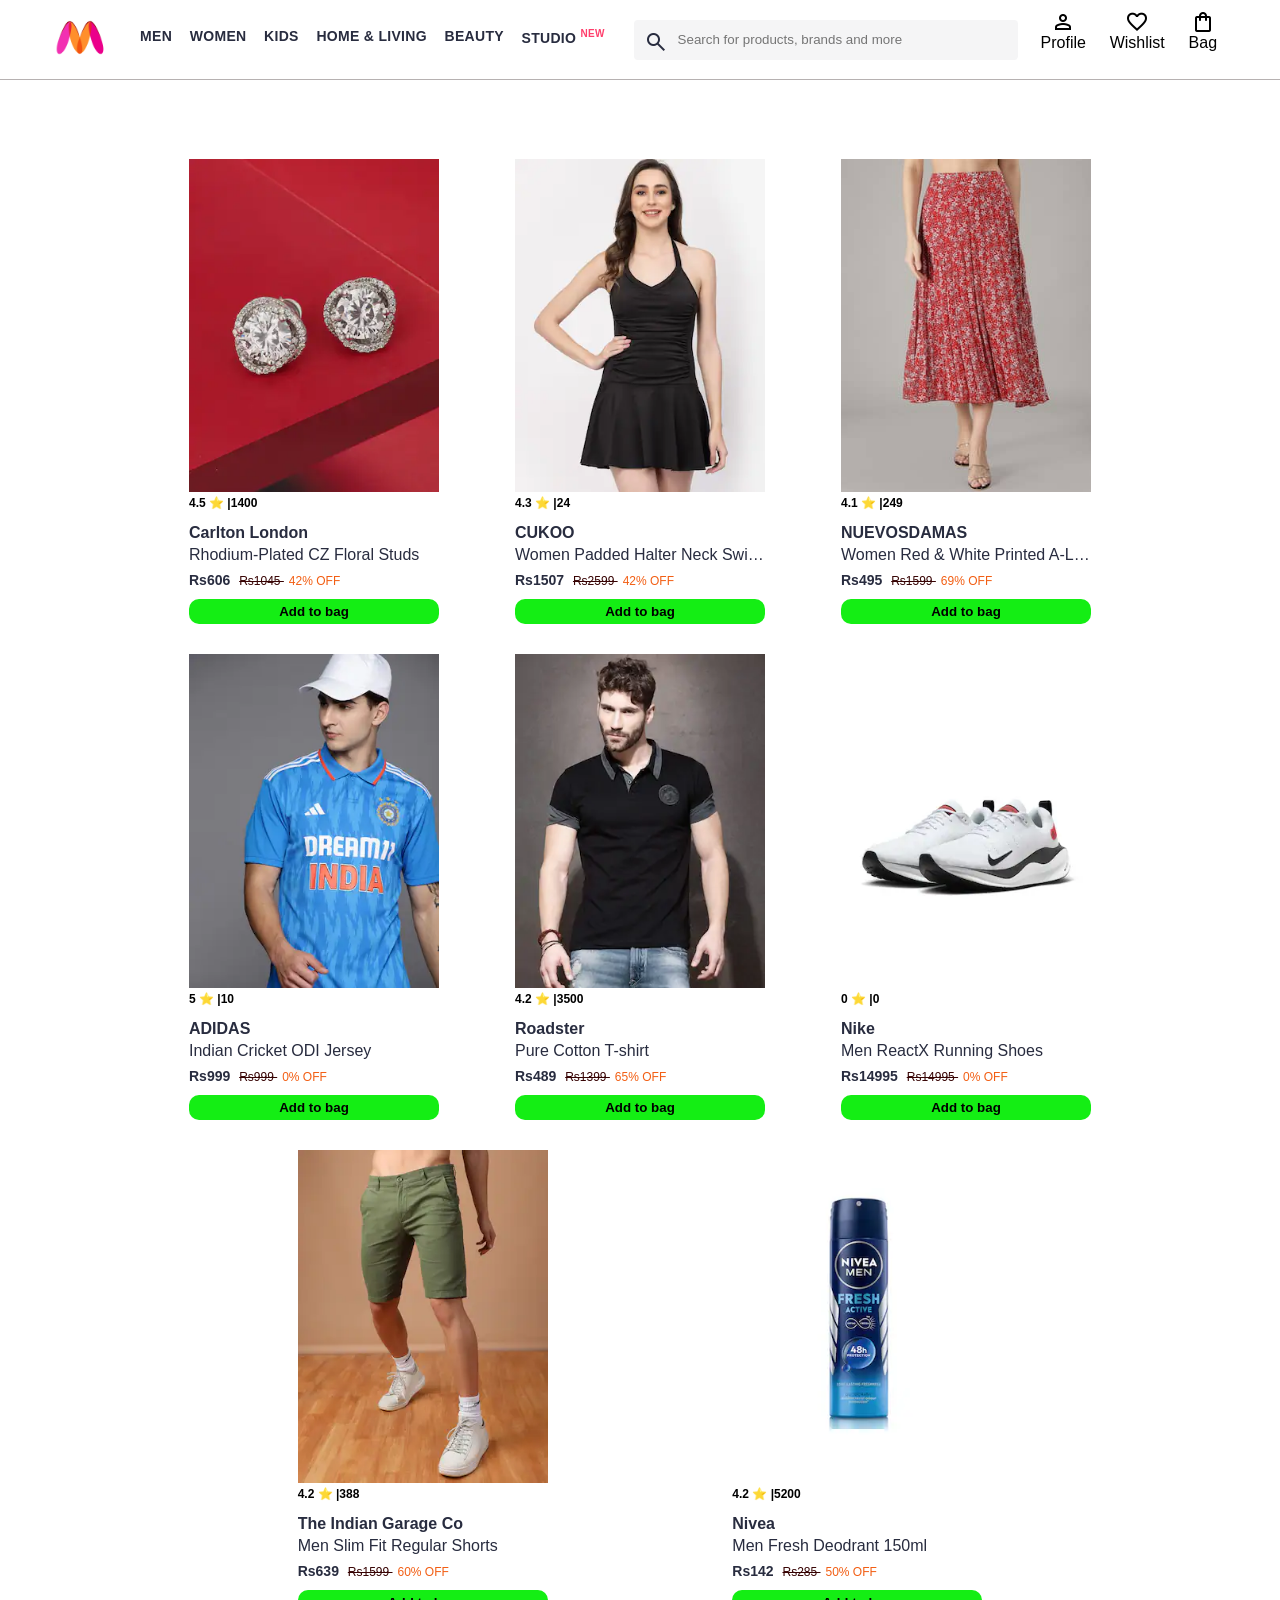
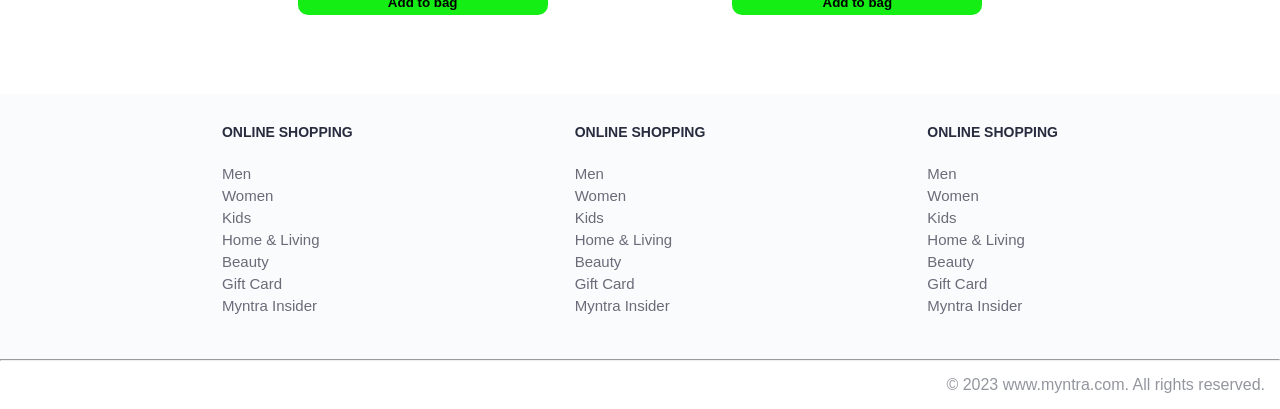
<file: index.html>
<!DOCTYPE html>
<html lang="en">
  <head>
    <title>Myntra Functional Clone</title>
    <link rel="stylesheet" href="css/index.css" />
    <link
      rel="stylesheet"
      href="https://fonts.googleapis.com/css2?family=Material+Symbols+Outlined:opsz,wght,FILL,GRAD@20..48,100..700,0..1,-50..200"
    />
  </head>
  <body>
    <header>
      <div class="logo_container">
        <a href="#"
          ><img
            class="myntra_home"
            src="images/myntra_logo.webp"
            alt="Myntra Home"
        /></a>
      </div>
      <nav class="nav_bar">
        <a href="#">Men</a>
        <a href="#">Women</a>
        <a href="#">Kids</a>
        <a href="#">Home & Living</a>
        <a href="#">Beauty</a>
        <a href="#">Studio <sup>New</sup></a>
      </nav>
      <div class="search_bar">
        <span class="material-symbols-outlined search_icon">search</span>
        <input
          class="search_input"
          placeholder="Search for products, brands and more"
        />
      </div>
      <div class="action_bar">
        <div class="action_container">
          <span class="material-symbols-outlined action_icon">person</span>
          <span class="action_name">Profile</span>
        </div>

        <div class="action_container">
          <span class="material-symbols-outlined action_icon">favorite</span>
          <span class="action_name">Wishlist</span>
        </div>

        <a class="action_container" href="pages/bag.html">
          <span class="material-symbols-outlined action_icon"
            >shopping_bag</span
          >
          <span class="action_name">Bag</span>
          <span class="bag-item-count">0</span>
        </a>
      </div>
    </header>
    <main>
      <div class="items-container"></div>
    </main>
    <footer>
      <div class="footer_container">
        <div class="footer_column">
          <h3>ONLINE SHOPPING</h3>

          <a href="#">Men</a>
          <a href="#">Women</a>
          <a href="#">Kids</a>
          <a href="#">Home & Living</a>
          <a href="#">Beauty</a>
          <a href="#">Gift Card</a>
          <a href="#">Myntra Insider</a>
        </div>

        <div class="footer_column">
          <h3>ONLINE SHOPPING</h3>

          <a href="#">Men</a>
          <a href="#">Women</a>
          <a href="#">Kids</a>
          <a href="#">Home & Living</a>
          <a href="#">Beauty</a>
          <a href="#">Gift Card</a>
          <a href="#">Myntra Insider</a>
        </div>

        <div class="footer_column">
          <h3>ONLINE SHOPPING</h3>

          <a href="#">Men</a>
          <a href="#">Women</a>
          <a href="#">Kids</a>
          <a href="#">Home & Living</a>
          <a href="#">Beauty</a>
          <a href="#">Gift Card</a>
          <a href="#">Myntra Insider</a>
        </div>
      </div>
      <hr />

      <div class="copyright">© 2023 www.myntra.com. All rights reserved.</div>
    </footer>
    <script src="./data/item.js"></script>
    <script src="./scripts/index.js"></script>
    <sc src="./scripts/bag.js"></sc
  </body>
</html>
</file>
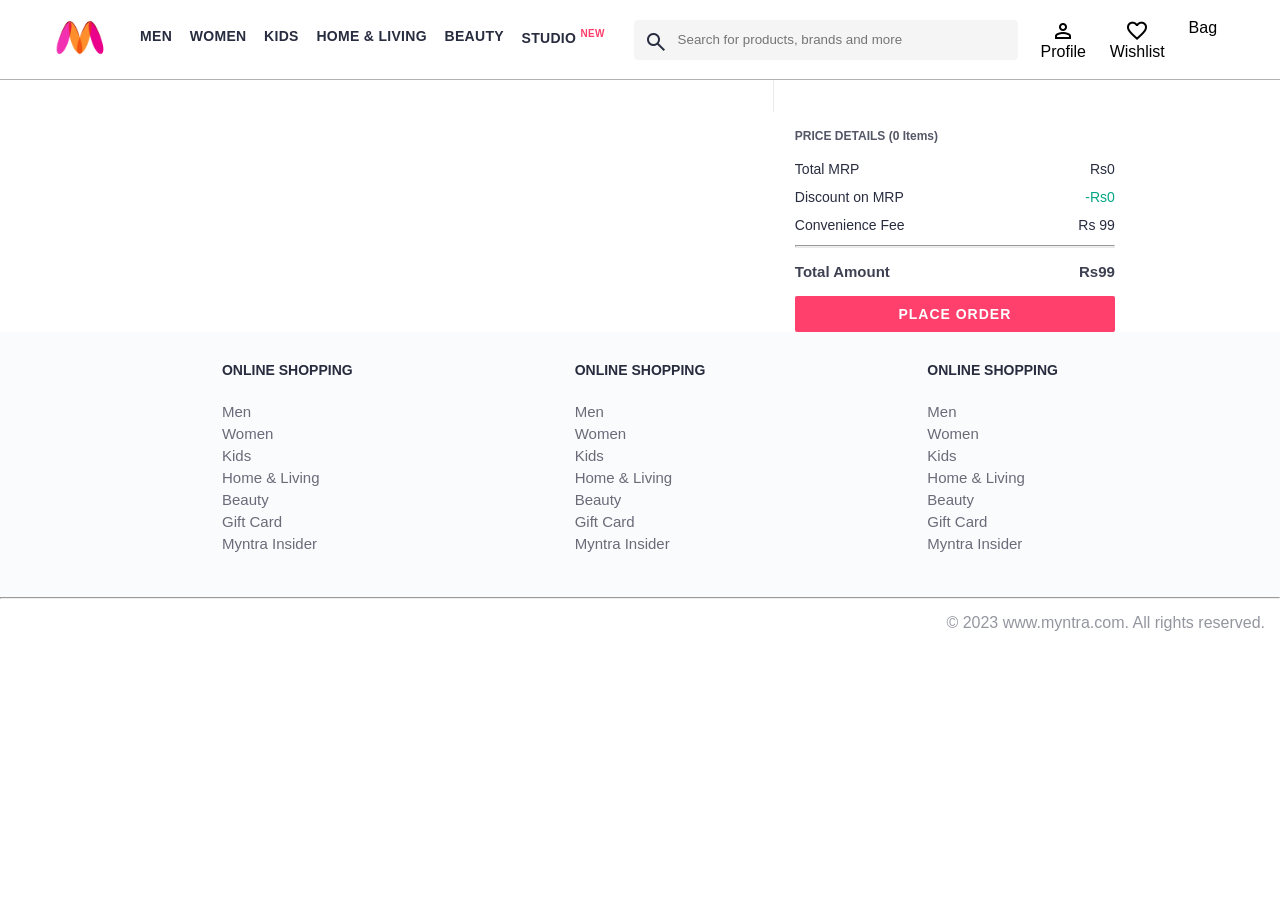
<file: pages/bag.html>
<!DOCTYPE html>
<html lang="en">
  <head>
    <title>Myntra Clone</title>
    <link rel="stylesheet" href="../css/index.css" />
    <link rel="stylesheet" href="../css/bag.css" />
    <link
      rel="stylesheet"
      href="https://fonts.googleapis.com/css2?family=Material+Symbols+Outlined:opsz,wght,FILL,GRAD@20..48,100..700,0..1,-50..200"
    />
  </head>
  <body>
    <header>
      <div class="logo_container">
        <a href="#"
          ><img
            class="myntra_home"
            src="../images/myntra_logo.webp"
            alt="Myntra Home"
        /></a>
      </div>
      <nav class="nav_bar">
        <a href="#">Men</a>
        <a href="#">Women</a>
        <a href="#">Kids</a>
        <a href="#">Home & Living</a>
        <a href="#">Beauty</a>
        <a href="#">Studio <sup>New</sup></a>
      </nav>
      <div class="search_bar">
        <span class="material-symbols-outlined search_icon">search</span>
        <input
          class="search_input"
          placeholder="Search for products, brands and more"
        />
      </div>
      <div class="action_bar">
        <div class="action_container">
          <span class="material-symbols-outlined action_icon">person</span>
          <span class="action_name">Profile</span>
        </div>

        <div class="action_container">
          <span class="material-symbols-outlined action_icon">favorite</span>
          <span class="action_name">Wishlist</span>
        </div>

        <div class="action_container">
          <span class="material-symbols-outlined action_icon"></span>
          <span class="action_name">Bag</span>
          <span class="bag-item-count">0</span>
        </div>
      </div>
    </header>
    <main>
      <div class="bag-page">
        <div class="bag-items-container"></div>
        <div class="bag-summary">
          
      </div>
    </main>
    <footer>
      <div class="footer_container">
        <div class="footer_column">
          <h3>ONLINE SHOPPING</h3>

          <a href="#">Men</a>
          <a href="#">Women</a>
          <a href="#">Kids</a>
          <a href="#">Home & Living</a>
          <a href="#">Beauty</a>
          <a href="#">Gift Card</a>
          <a href="#">Myntra Insider</a>
        </div>

        <div class="footer_column">
          <h3>ONLINE SHOPPING</h3>

          <a href="#">Men</a>
          <a href="#">Women</a>
          <a href="#">Kids</a>
          <a href="#">Home & Living</a>
          <a href="#">Beauty</a>
          <a href="#">Gift Card</a>
          <a href="#">Myntra Insider</a>
        </div>

        <div class="footer_column">
          <h3>ONLINE SHOPPING</h3>

          <a href="#">Men</a>
          <a href="#">Women</a>
          <a href="#">Kids</a>
          <a href="#">Home & Living</a>
          <a href="#">Beauty</a>
          <a href="#">Gift Card</a>
          <a href="#">Myntra Insider</a>
        </div>
      </div>
      <hr />

      <div class="copyright">© 2023 www.myntra.com. All rights reserved.</div>
    </footer>
    <script src="../data/item.js"></script>
    <script src="../scripts/index.js"></script>
    <script src="../scripts/bag.js"></script>
  </body>
</html>
</file>
<file: css/index.css>
/***************** Item Page CSS **************************/
/*.action_container {
    text-decoration: none;
}
a.action_container:link {
    color:black;
}
.item-details {
    cursor: pointer;
    width: 250px;
    margin: 10px;
}
.stars {
    font-size: 12px;
    font-weight: 700;
    text-align: left;
}
.company {
    font-size: 18px;
    font-weight: 700;
    line-height: 1;
    color: #282c3f;
    margin-bottom: 6px;
    overflow: hidden;
    text-overflow: ellipsis;
    white-space: nowrap;
    margin-top: 20px;
}
.item-name {
    color: #535766;
    font-size: 16px;
    line-height: 1;
    margin-bottom: 0;
    margin-top: 0;
    overflow: hidden;
    text-overflow: ellipsis;
    white-space: nowrap;
    font-weight: 400;
    display: block;
}
.price-container {
    margin-top: 10px;
}
.current-price {
    font-size: 14px;
    font-weight: 700;
    color: #282c3f;
}
.original-price {
    text-decoration: line-through;
    color: #7e818c;
    font-weight: 400;
    margin-left: 5px;
    font-size: 12px;
}
.discount-percentage {
    color: #ff905a;
    font-weight: 400;
    font-size: 12px;
    margin-left: 5px;
}
.btn-bag {
    background-color: lightgreen;
    border: none;
    padding: 5px 15px;
    border-radius: 10px;
    width: 100%;
    margin-top: 7px;
    font-size: 20px;
    cursor: pointer;
}
.bag-items {
    background-color: #f16565;
    white-space: nowrap;
    text-align: center;
    line-height: 18px;
    padding: 0 6px;
    height: 18px;
    position: relative;
    border-radius: 50%;
    font-size: 12px;
    color: #fff;
    left: 13px;
    top: -44px;
    font-weight: 700;
    cursor: pointer;
}*/

* {
  margin: 0;
  padding: 0;
  font-family: Assistant, -apple-system, BlinkMacSystemFont, Segoe UI, Roboto,
    Helvetica, Arial, sans-serif;
  box-sizing: border-box;
}
header {
  display: flex;
  background-color: #ffffff;
  height: 80px;
  justify-content: space-between;
  align-items: center;
  border-bottom: 1px solid #b6b1b1;
}
.myntra_home {
  height: 45px;
}
.logo_container {
  margin-left: 4%;
}
.action_bar {
  margin-right: 4%;
}
.nav_bar {
  display: flex;
  min-width: 500px;
  justify-content: space-evenly;
}
.nav_bar a {
  font-size: 14px;
  letter-spacing: 0.3px;
  color: #282c3f;
  font-weight: 700;
  text-transform: uppercase;
  text-decoration: none;
  padding: 28px 0;
  border-bottom: 5px solid #ffffff;
}
.nav_bar a:hover {
  border-bottom: 4px solid #f54e77;
}

.nav_bar a sup {
  color: #ff3f6c;
  font-size: 10px;
}

.search_bar {
  height: 40px;
  min-width: 200px;
  width: 30%;
  display: flex;
  align-items: center;
}
.search_icon {
  box-sizing: content-box;
  height: 20px;
  padding: 10px;

  background-color: #f5f5f6;
  color: #282c3f;
  font-weight: 300;
  border-radius: 4px 0 0 4px;
}
.search_input {
  color: #696e79;
  background-color: #f5f5f6;
  flex-grow: 1;
  height: 40px;
  border: 0;
  border-radius: 0 4px 4px 0;
}

.action_bar {
  display: flex;
  min-width: 200px;
  justify-content: space-evenly;
  gap: 12px;
}

.action_container {
  display: flex;
  flex-direction: column;
  align-items: center;
}

/* Main section */
.banner_container {
  margin: 40px 0;
}
.banner_image {
  width: 100%;
}

.category_heading {
  text-transform: uppercase;
  color: #3e4152;
  letter-spacing: 0.15em;
  font-size: 1.8em;
  margin: 50px 0 10px 30px;
  max-height: 5em;
  font-weight: 700;
}

.category-items,
.items-container {
  width: 80%;
  margin: 50px 10%;
  display: flex;
  flex-wrap: wrap;
  justify-content: space-evenly;
}

.sale_item {
  width: 250px;
}

.footer_container {
  padding: 30px 0px 40px 0px;
  background: #fafbfc;
  display: flex;
  justify-content: space-evenly;
}

.footer_column {
  display: flex;
  flex-direction: column;
}

.footer_column h3 {
  color: #282c3f;
  font-size: 14px;
  margin-bottom: 25px;
}

.footer_column a {
  color: #696b79;
  font-size: 15px;
  text-decoration: none;
  padding-bottom: 5px;
}

.copyright {
  color: #94969f;
  text-align: end;
  padding: 15px;
}
.items-container {
  width: 80%;
  margin: 5% 10%;
}
.item-container {
  width: 250px;
  margin: 15px;
}
.item-image {
  width: 100%;
}
.rating {
  font-size: 12px;
  font-weight: 700;
}
.company-name {
  margin-top: 15px;
  font-size: 16px;
  font-weight: 700;
  line-height: 1;
  color: #282c3f;
  margin-bottom: 6px;
  overflow: hidden;
  text-overflow: ellipsis;
  white-space: nowrap;
}
.item-name {
  /* margin-top: 15px; */
  font-size: 16px;
  font-weight: 400;
  line-height: 1;
  color: #282c3f;
  /* margin-bottom: 6px; */
  overflow: hidden;
  text-overflow: ellipsis;
  white-space: nowrap;
  display: block;
}
.price {
  margin-top: 10px;
  font-size: 14px;
  line-height: 15px;
  white-space: nowrap;
}
.current-price {
  font-size: 14px;
  font-weight: 700;
  color: #282c3f;
}
.original-price {
  font-weight: 400;
  font-size: 12px;
  color: #360202;
  text-decoration: line-through;
  margin-left: 5px;
}
.discount {
  font-weight: 400;
  font-size: 12px;
  color: #f25e13;
  margin-left: 5px;
}
.btn-add-bag {
  font-weight: bolder;
  margin-top: 10px;
  width: 100%;
  background-color: rgb(20, 238, 20);
  border: none;
  padding: 5px 15px;
  border-radius: 10px;
  cursor: pointer;
}
.bag-item-count {
  background-color: #f16565;
  white-space: nowrap;
  text-align: center;
  line-height: 18px;
  padding: 0 6px;
  height: 18px;
  position: relative;
  border-radius: 50%;
  font-size: 12px;
  color: #fff;
  left: 13px;
  top: -44px;
  font-weight: 700;
  cursor: pointer;
}
.action_container {
  text-decoration: none;
}
a.action_container:link {
  color: black;
}
</file>
<file: css/bag.css>
.bag-items-container {
  display: inline-block;
  width: 64%;
  padding-right: 20px;
  border-right: 1px solid #eaeaec;
  padding-top: 32px;
  color: #282c3f;
  font-size: 13px;
  line-height: 1.42857143;
}

.bag-page {
  width: 75%;
  margin-left: 12.5%;
}

.bag-summary {
  vertical-align: top;
  display: inline-block;
  width: 35%;
  padding: 24px 0 0 16px;
  color: #282c3f;
  font-size: 13px;
  line-height: 1.42857143;
}

.bag-details-container {
  margin-bottom: 16px;
}

.price-header {
  font-size: 12px;
  font-weight: 700;
  margin: 24px 0 16px;
  color: #535766;
}

.price-item {
  margin-bottom: 12px;
  line-height: 16px;
  font-size: 14px;
  color: #282c3f;
}

.price-item-value {
  float: right;
}

.priceDetail-base-discount {
  color: #03a685;
}

.price-footer {
  font-weight: 700;
  font-size: 15px;
  padding-top: 16px;
  border-top: 1px solid #eaeaec;
  color: #3e4152;
  line-height: 16px;
}

.btn-place-order {
  width: 100%;
  letter-spacing: 1px;
  font-size: 14px;
  font-weight: 600;
  border-radius: 2px;
  border-width: 0px;
  padding: 10px 16px;
  background-color: rgb(255, 63, 108);
  color: rgb(255, 255, 255);
  cursor: pointer;
}

.bag-item-container {
  margin-bottom: 8px;
  background: #fff;
  font-size: 14px;
  border: 1px solid #eaeaec;
  border-radius: 4px;
  position: relative;
  padding: 12px 12px 0;
}

.item-left-part {
  position: absolute;
  background: rgb(255, 242, 223);
  height: 148px;
  width: 111px;
}

.item-right-part {
  padding-left: 12px;
  position: relative;
  min-height: 148px;
  margin-left: 111px;
  margin-bottom: 12px;
}

.bag-item-img {
  width: 100%;
}

.return-period {
  display: inline-flex;
  font-size: 14px;
  padding-top: 8px;
}

.return-period-days {
  font-weight: 700;
  margin-right: 4px;
}

.delivery-details {
  margin-top: 5px;
  color: #282c3f;
  font-size: 12px;
  letter-spacing: -0.1px;
  margin-bottom: 8px;
  line-height: 15px;
}

.delivery-details-days {
  color: #03a685;
}

.remove-from-cart {
  position: absolute;
  font-size: 25px;
  top: 10px;
  right: 18px;
  width: 14px;
  height: 14px;
  cursor: pointer;
}
</file>
